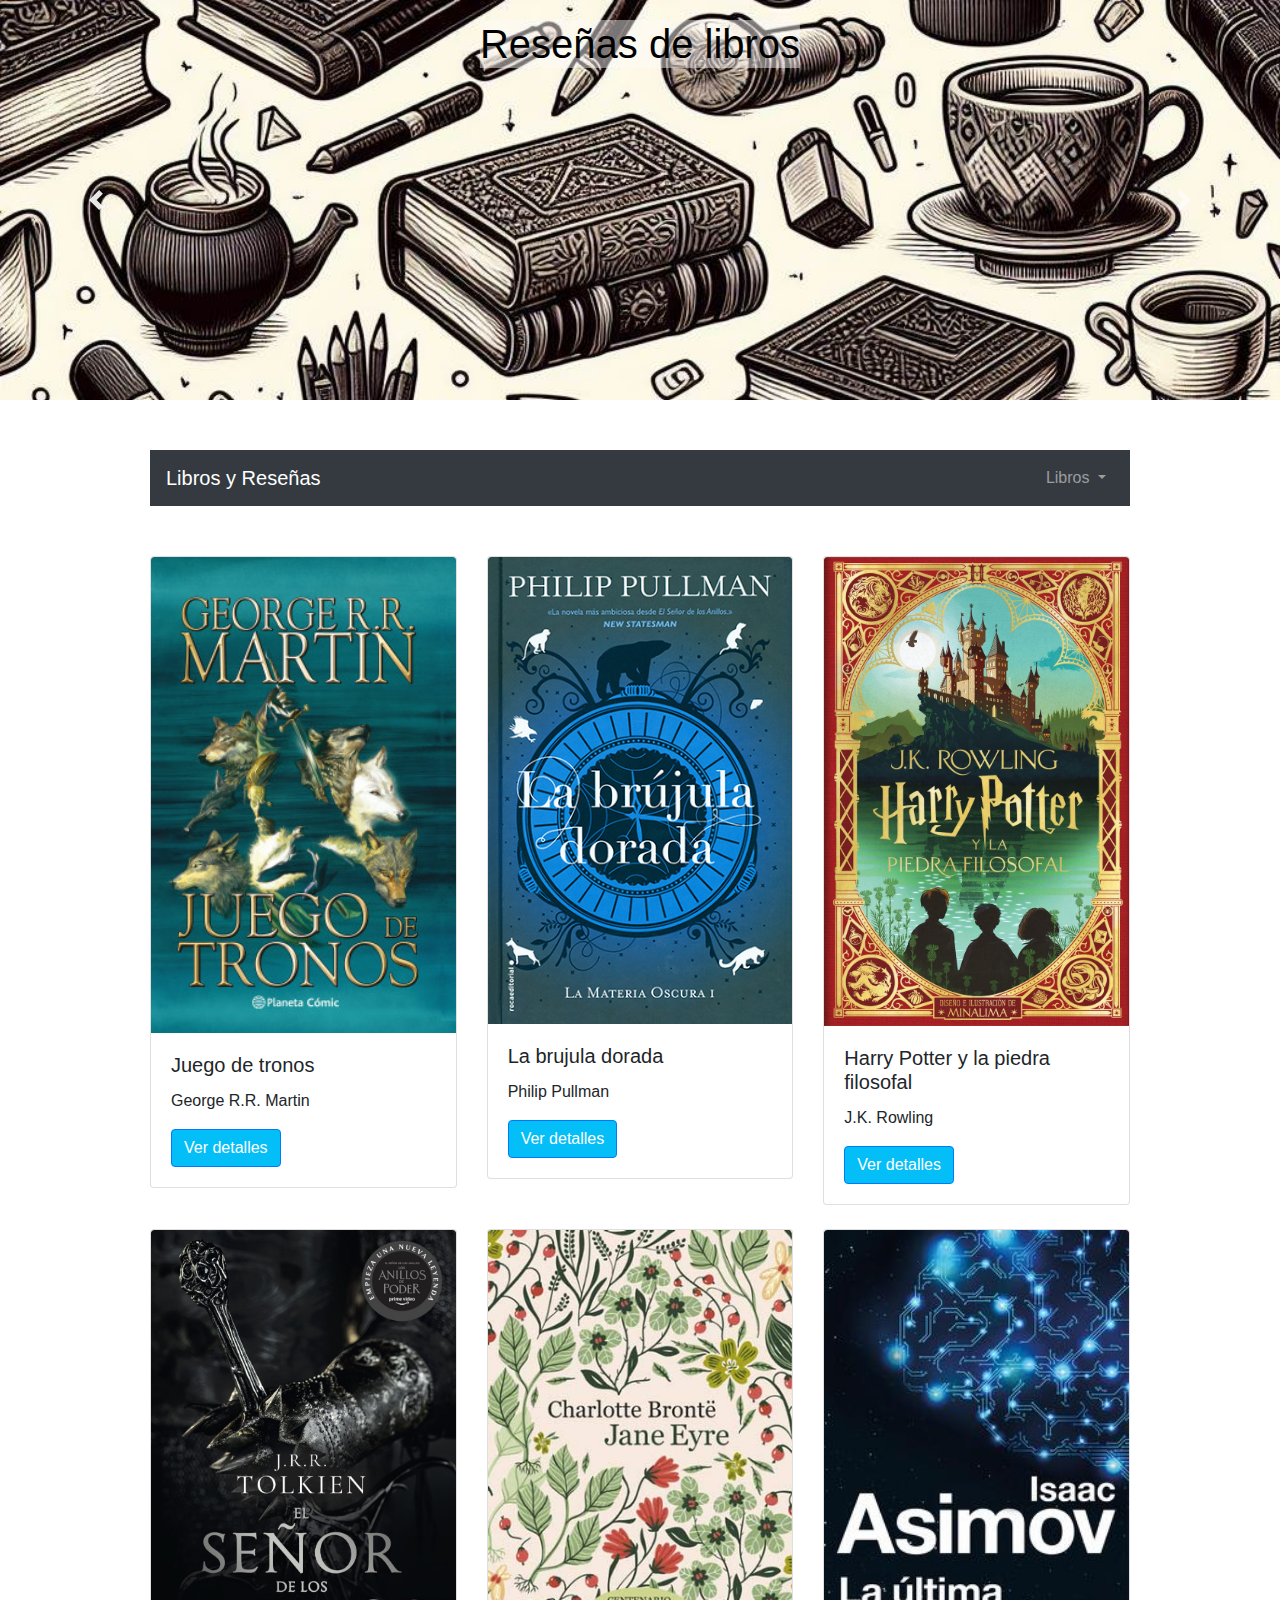
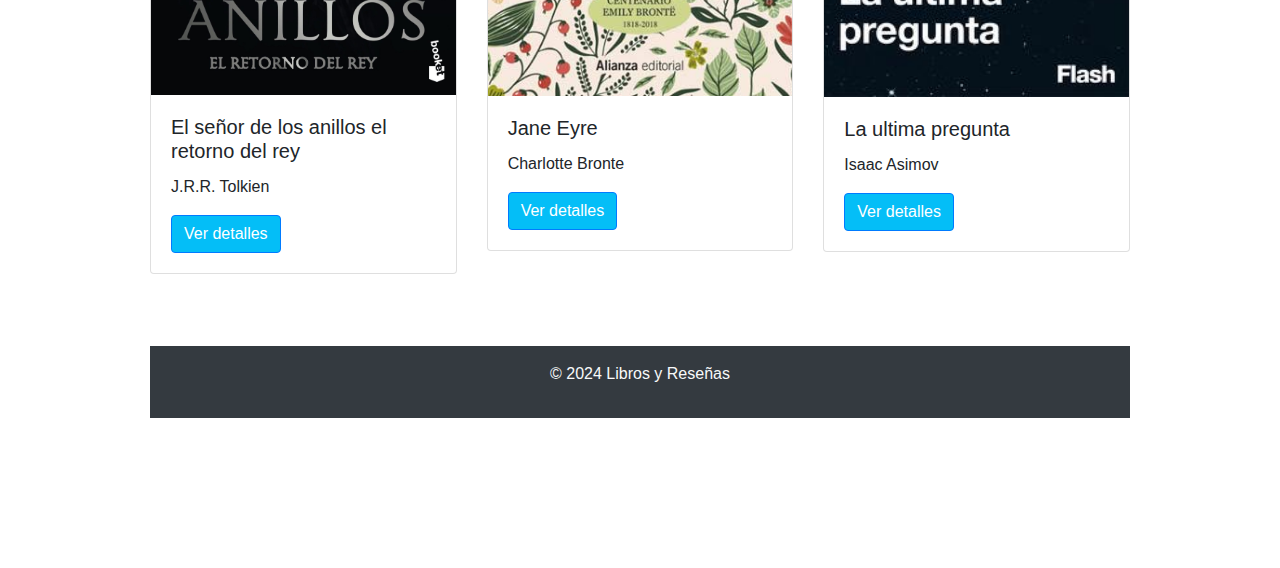
<file: index.html>
<!DOCTYPE html>
<html lang="en">
<head>
   <meta charset="UTF-8">
   <meta name="viewport" content="width=device-width, initial-scale=1.0">
   <title>Libros y Reseñas</title>
   <link rel="stylesheet" href="https://stackpath.bootstrapcdn.com/bootstrap/4.3.1/css/bootstrap.min.css">
   <link rel="stylesheet" href="styles.css">
</head>
<body>
        <div id="carouselExampleControls" class="carousel slide" data-ride="carousel">
            <div class="carouseSl-inner">
                <div class="carousel-item active">
                    <img src="imagenes/img1.jpg" class="d-block w-100" alt="...">
                    <div class="carousel-caption d-none d-md-block">
                    <h1>Reseñas de libros</h1>
                    </div>
                </div>
                <div class="carousel-item">
                    <img src="imagenes/img2.jpg" class="d-block w-100" alt="...">
                    <div class="carousel-caption d-none d-md-block">
                    <h1>Puntuacion de los libros</h1>
                    </div>
                </div>
                <div class="carousel-item">
                    <img src="imagenes/img3.jpg" class="d-block w-100" alt="...">
                    <div class="carousel-caption d-none d-md-block">
                    <h1>Comparte tu opinion</h1>
                    </div>
                </div>
            </div>
            <a class="carousel-control-prev" href="#carouselExampleControls" role="button" data-slide="prev">
                <span class="carousel-control-prev-icon" aria-hidden="true"></span>
                <span class="sr-only">Anterior</span>
            </a>
            <a class="carousel-control-next" href="#carouselExampleControls" role="button" data-slide="next">
                <span class="carousel-control-next-icon" aria-hidden="true"></span>
                <span class="sr-only">Siguiente</span>
            </a>
        </div>
      <!-- Barra de navegación -->
      <nav class="navbar navbar-expand-lg navbar-dark bg-dark">
         <a class="navbar-brand" href="#">Libros y Reseñas</a>
         <button class="navbar-toggler" type="button" data-toggle="collapse" data-target="#navbarNav" aria-controls="navbarNav" aria-expanded="false" aria-label="Toggle navigation">
            <span class="navbar-toggler-icon"></span>
         </button>
         <div class="collapse navbar-collapse" id="navbarNav">
            <ul class="navbar-nav ml-auto">
               <li class="nav-item dropdown">
                  <a class="nav-link dropdown-toggle" href="#" id="navbarDropdown" role="button" data-toggle="dropdown" aria-haspopup="true" aria-expanded="false">
                     Libros
                  </a>
                  <div class="dropdown-menu" aria-labelledby="navbarDropdown">
                     <a class="dropdown-item" href="libro1.html">Juego de tronos</a>
                     <a class="dropdown-item" href="libro2.html">La brujula dorada</a>
                     <a class="dropdown-item" href="libro3.html">Harry Potter</a>
                     <a class="dropdown-item" href="libro4.html">El señor de los anillos</a>
                     <a class="dropdown-item" href="libro5.html">Jane Eyre</a>
                     <a class="dropdown-item" href="libro6.html">La ultima pregunta</a>
                  </div>
               </li>
            </ul>
         </div>
      </nav>

    <div class="container-xl"></div>
      <!-- Lista de libros -->
      <div class="row">
         <div class="col-lg-4 col-md-6 mb-4">
            <div class="card">
               <img src="imagenes/GOT.jpg" class="card-img-top custom-img-size" alt="Libro 1">
               <div class="card-body">
                  <h5 class="card-title">Juego de tronos</h5>
                  <p class="card-autor">George R.R. Martin</p>
                  <a href="libro1.html" class="btn btn-primary">Ver detalles</a>
               </div>
            </div>
         </div>

         <div class="col-lg-4 col-md-6 mb-4">
            <div class="card">
               <img src="imagenes/HDM.jpg" class="card-img-top custom-img-size" alt="Libro 2">
               <div class="card-body">
                  <h5 class="card-title">La brujula dorada</h5>
                  <p class="card-autor">Philip Pullman</p>
                  <a href="libro2.html" class="btn btn-primary">Ver detalles</a>
               </div>
            </div>
         </div>
         <div class="col-lg-4 col-md-6 mb-4">
            <div class="card">
               <img src="imagenes/HP.jpg" class="card-img-top custom-img-size" alt="Libro 3">
               <div class="card-body">
                  <h5 class="card-title">Harry Potter y la piedra filosofal</h5>
                  <p class="card-autor">J.K. Rowling</p>
                  <a href="libro3.html" class="btn btn-primary">Ver detalles</a>
               </div>
            </div>
         </div>

        <div class="col-lg-4 col-md-6 mb-4">
            <div class="card">
               <img src="imagenes/LOTR.jpg" class="card-img-top custom-img-size" alt="Libro 4">
               <div class="card-body">
                  <h5 class="card-title">El señor de los anillos el retorno del rey</h5>
                  <p class="card-autor">J.R.R. Tolkien</p>
                  <a href="libro4.html" class="btn btn-primary">Ver detalles</a>
               </div>
            </div>
         </div>
        <div class="col-lg-4 col-md-6 mb-4">
            <div class="card">
               <img src="imagenes/JE.jpg" class="card-img-top custom-img-size" alt="Libro 5">
               <div class="card-body">
                  <h5 class="card-title">Jane Eyre</h5>
                  <p class="card-autor">Charlotte Bronte</p>
                  <a href="libro5.html" class="btn btn-primary">Ver detalles</a>
                </div>

            </div>
        </div>
         <div class="col-lg-4 col-md-6 mb-4">
            <div class="card">
               <img src="imagenes/LUP.jpg" class="card-img-top custom-img-size" alt="Libro 6">
               <div class="card-body">
                  <h5 class="card-title">La ultima pregunta</h5>
                  <p class="card-autor">Isaac Asimov</p>
                  <a href="libro6.html" class="btn btn-primary">Ver detalles</a>
                </div>
            </div>
         </div>

      </div>

  

   <!-- Pie de página -->
   <footer class="bg-dark text-light text-center py-3 mt-5">
      <p>&copy; 2024 Libros y Reseñas</p>
   </footer>

   <!-- Scripts de Bootstrap (jQuery y Popper.js son requeridos) -->
   <script src="https://code.jquery.com/jquery-3.3.1.slim.min.js"></script>
   <script src="https://cdnjs.cloudflare.com/ajax/libs/popper.js/1.14.7/umd/popper.min.js"></script>
   <script src="https://stackpath.bootstrapcdn.com/bootstrap/4.3.1/js/bootstrap.min.js"></script>

   <script src="script.js"></script>
</body>

</html>
</file>
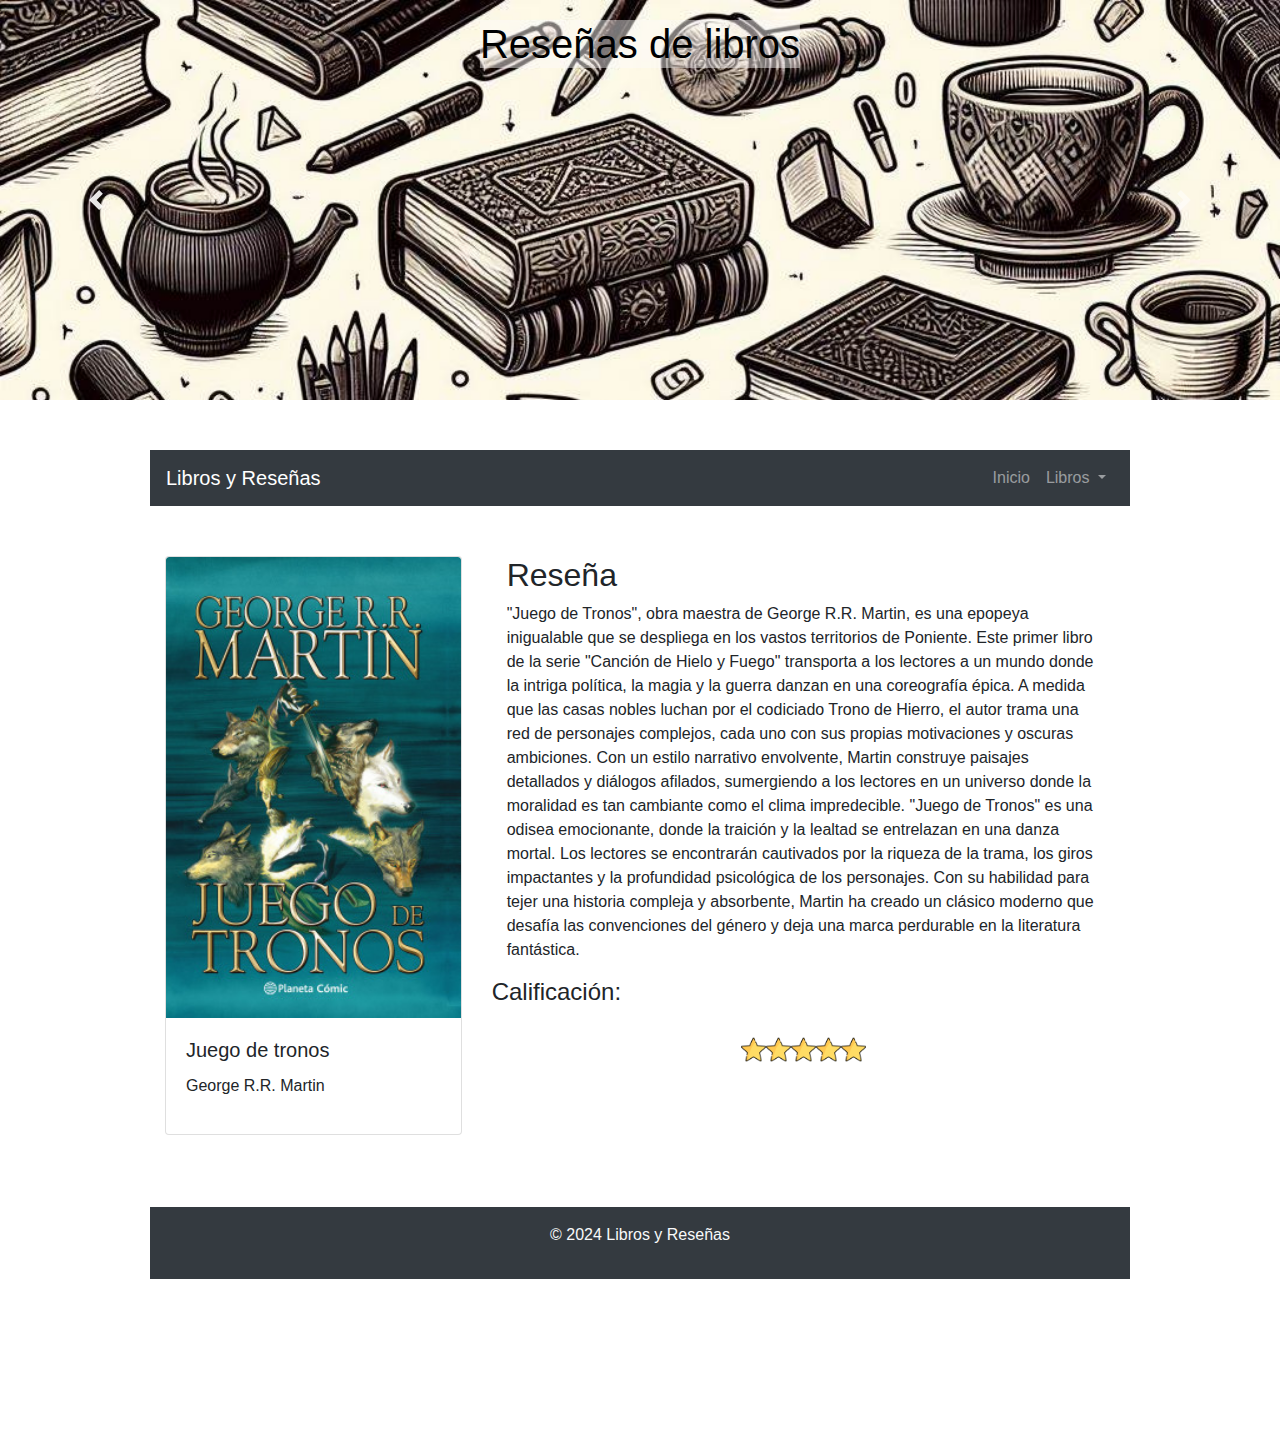
<file: libro1.html>
<!-- Contenido de pagina_libro1.html -->
<!DOCTYPE html>
<html lang="en">

<head>
    <meta charset="UTF-8">
    <meta name="viewport" content="width=device-width, initial-scale=1.0">
    <title>Juego de tronos</title>
    <link rel="stylesheet" href="https://stackpath.bootstrapcdn.com/bootstrap/4.3.1/css/bootstrap.min.css">
    <link rel="stylesheet" href="styles.css">
</head>

<body>

    <div id="carouselExampleControls" class="carousel slide" data-ride="carousel">
        <div class="carouseSl-inner">
            <div class="carousel-item active">
                <img src="imagenes/img1.jpg" class="d-block w-100" alt="...">
                <div class="carousel-caption d-none d-md-block">
                <h1>Reseñas de libros</h1>
                </div>
            </div>
            <div class="carousel-item">
                <img src="imagenes/img2.jpg" class="d-block w-100" alt="...">
                <div class="carousel-caption d-none d-md-block">
                <h1>Puntuacion de los libros</h1>
                </div>
            </div>
            <div class="carousel-item">
                <img src="imagenes/img3.jpg" class="d-block w-100" alt="...">
                <div class="carousel-caption d-none d-md-block">
                <h1>Comparte tu opinion</h1>
                </div>
            </div>
        </div>
        <a class="carousel-control-prev" href="#carouselExampleControls" role="button" data-slide="prev">
            <span class="carousel-control-prev-icon" aria-hidden="true"></span>
            <span class="sr-only">Anterior</span>
        </a>
        <a class="carousel-control-next" href="#carouselExampleControls" role="button" data-slide="next">
            <span class="carousel-control-next-icon" aria-hidden="true"></span>
            <span class="sr-only">Next</span>
        </a>
    </div>

    <!-- Barra de navegación -->
    <nav class="navbar navbar-expand-lg navbar-dark bg-dark">
        <a class="navbar-brand" href="#">Libros y Reseñas</a>
        <button class="navbar-toggler" type="button" data-toggle="collapse" data-target="#navbarNav" aria-controls="navbarNav" aria-expanded="false" aria-label="Toggle navigation">
           <span class="navbar-toggler-icon"></span>
        </button>
        <div class="collapse navbar-collapse" id="navbarNav">
           <ul class="navbar-nav ml-auto">
              <li class="nav-item">
                    <a class="nav-link" href="index.html">Inicio</a>
              </li>
              <li class="nav-item dropdown">
                <a class="nav-link dropdown-toggle" href="#" id="navbarDropdown" role="button" data-toggle="dropdown" aria-haspopup="true" aria-expanded="false">
                   Libros
                </a>
                <div class="dropdown-menu" aria-labelledby="navbarDropdown">
                   <a class="dropdown-item" href="libro1.html">Juego de tronos</a>
                   <a class="dropdown-item" href="libro2.html">La brujula dorada</a>
                   <a class="dropdown-item" href="libro3.html">Harry Potter</a>
                   <a class="dropdown-item" href="libro4.html">El señor de los anillos</a>
                   <a class="dropdown-item" href="libro5.html">Jane Eyre</a>
                   <a class="dropdown-item" href="libro6.html">La ultima pregunta</a>
                </div>
             </li>
              <!-- Agrega más elementos de menú según sea necesario -->
           </ul>
        </div>
  </nav>

    <!-- Contenido de la página del Libro 1 -->
    <div class="container">
        <div class="row">
            <!-- Columna para la tarjeta del libro -->
            <div class="col-lg-4 col-md-6 mb-4">
                <div class="card">
                        <img src="imagenes/GOT.jpg" class="card-img-top custom-img-size" alt="Libro 1">
                        <div class="card-body">
                            <h5 class="card-title">Juego de tronos</h5>
                            <p class="card-autor">George R.R. Martin</p>
                        </div>

                </div>
            </div>
    
            <!-- Columna para el contenedor de la reseña -->
            <div class="col-lg-8 col-md-6 mb-4">
                <div class="container">
                    <h2>Reseña</h2>
                    <p>
                    "Juego de Tronos", obra maestra de George R.R. Martin, 
                    es una epopeya inigualable que se despliega en los vastos territorios de Poniente. Este primer 
                    libro de la serie "Canción de Hielo y Fuego" transporta a los lectores a un mundo donde la intriga política, 
                    la magia y la guerra danzan en una coreografía épica. A medida que las casas nobles luchan por el codiciado 
                    Trono de Hierro, el autor trama una red de personajes complejos, cada uno con sus propias motivaciones y 
                    oscuras ambiciones. Con un estilo narrativo envolvente, Martin construye paisajes detallados y diálogos afilados, sumergiendo a los lectores en un universo donde 
                    la moralidad es tan cambiante como el clima impredecible. "Juego de Tronos" es una odisea emocionante, donde la traición 
                    y la lealtad se entrelazan en una danza mortal. 
                    Los lectores se encontrarán cautivados por la riqueza de la trama, los giros impactantes y la profundidad psicológica de los personajes. Con su habilidad para tejer una historia compleja y absorbente, 
                    Martin ha creado un clásico moderno que desafía las convenciones del género y deja una marca perdurable en la literatura fantástica.
                    </p>
                    
                </div>
                
                <div class="rating" data-book-id="1"></div>
                    <div class="rating-header">
                        <h4>Calificación:</h4>
                    </div>
                    <div class="rating" data-book-id="1">
                        <input type="radio" id="star5_book1" name="rating_book1" value="5">
                        <label for="star5_book1"></label>
                        <input type="radio" id="star4_book1" name="rating_book1" value="4">
                        <label for="star4_book1"></label>
                        <input type="radio" id="star3_book1" name="rating_book1" value="3">
                        <label for="star3_book1"></label>
                        <input type="radio" id="star2_book1" name="rating_book1" value="2">
                        <label for="star2_book1"></label>
                        <input type="radio" id="star1_book1" name="rating_book1" value="1">
                        <label for="star1_book1"></label>
                    </div>
                </div>
            </div>
        </div>
    </div>
    

    

    <!-- Pie de página -->
    <footer class="bg-dark text-light text-center py-3 mt-5">
        <p>&copy; 2024 Libros y Reseñas</p>
    </footer>

    <!-- Scripts de Bootstrap (jQuery y Popper.js son requeridos) -->
    <script src="https://code.jquery.com/jquery-3.3.1.slim.min.js"></script>
    <script src="https://cdnjs.cloudflare.com/ajax/libs/popper.js/1.14.7/umd/popper.min.js"></script>
    <script src="https://stackpath.bootstrapcdn.com/bootstrap/4.3.1/js/bootstrap.min.js"></script>

    <script src="script.js"></script>
</body>

</html>
</file>
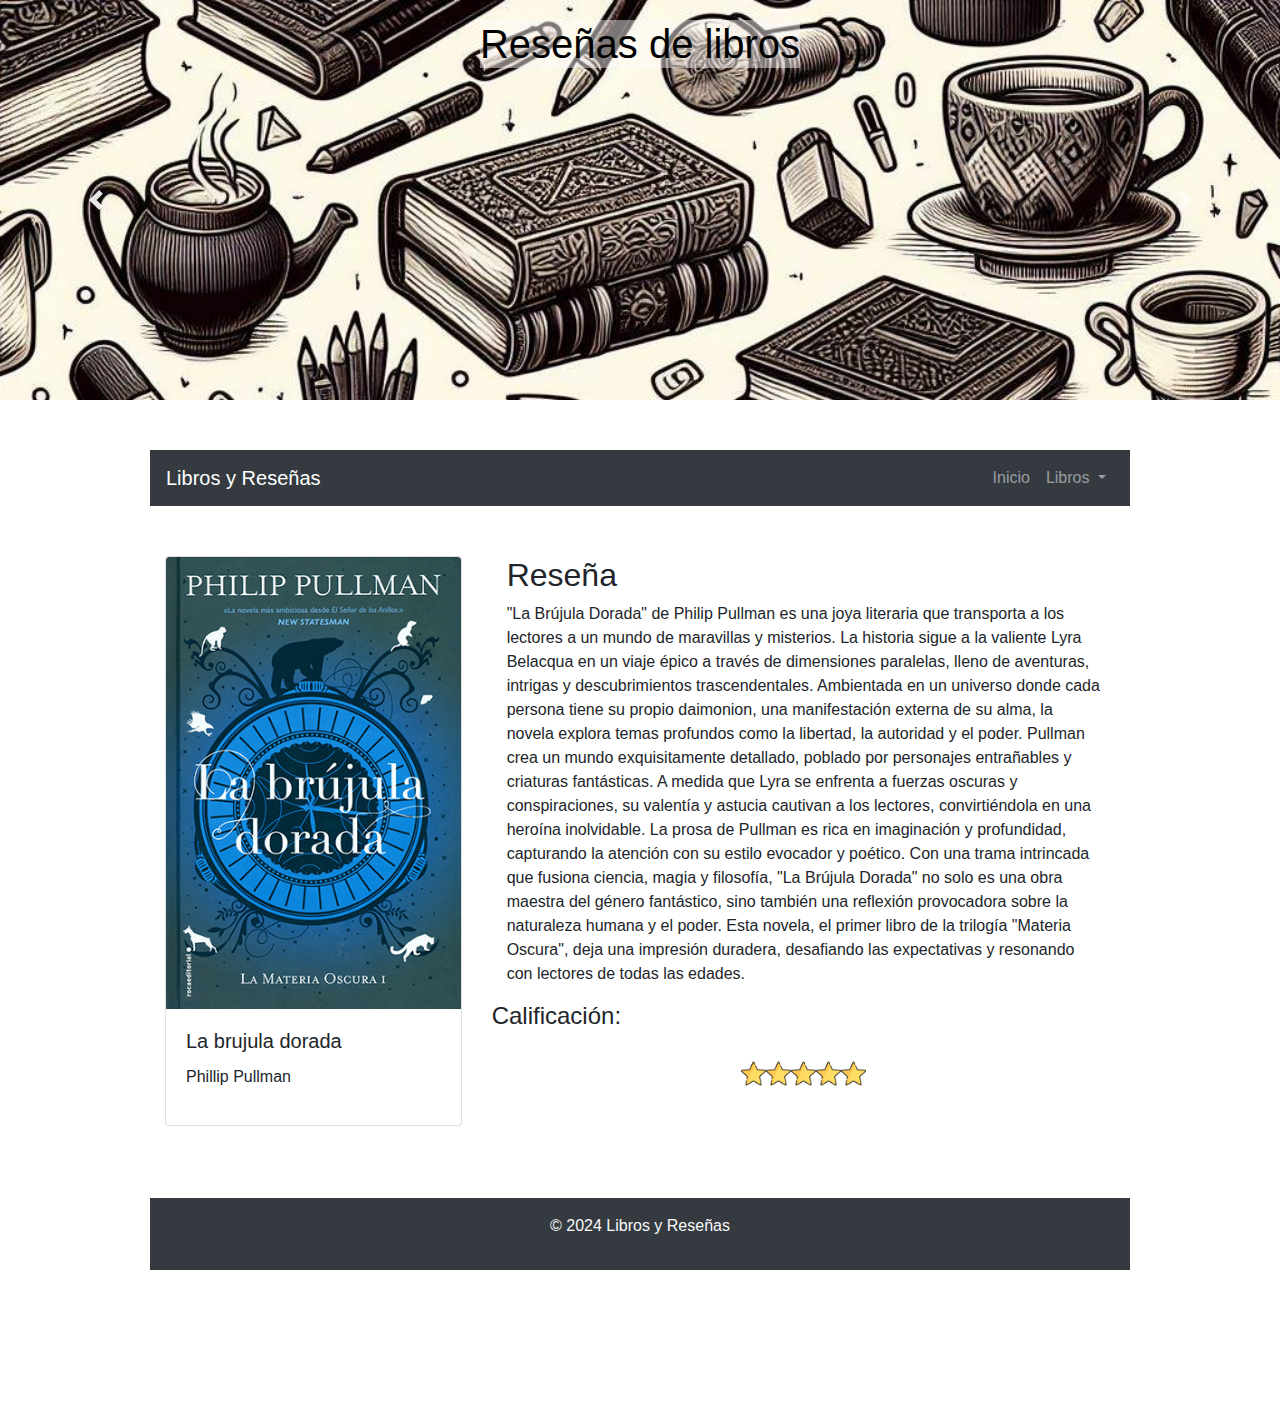
<file: libro2.html>
<!-- Contenido de pagina_libro1.html -->
<!DOCTYPE html>
<html lang="en">

<head>
    <meta charset="UTF-8">
    <meta name="viewport" content="width=device-width, initial-scale=1.0">
    <title>Juego de tronos</title>
    <link rel="stylesheet" href="https://stackpath.bootstrapcdn.com/bootstrap/4.3.1/css/bootstrap.min.css">
    <link rel="stylesheet" href="styles.css">
</head>

<body>

    <div id="carouselExampleControls" class="carousel slide" data-ride="carousel">
        <div class="carouseSl-inner">
            <div class="carousel-item active">
                <img src="imagenes/img1.jpg" class="d-block w-100" alt="...">
                <div class="carousel-caption d-none d-md-block">
                <h1>Reseñas de libros</h1>
                </div>
            </div>
            <div class="carousel-item">
                <img src="imagenes/img2.jpg" class="d-block w-100" alt="...">
                <div class="carousel-caption d-none d-md-block">
                <h1>Puntuacion de los libros</h1>
                </div>
            </div>
            <div class="carousel-item">
                <img src="imagenes/img3.jpg" class="d-block w-100" alt="...">
                <div class="carousel-caption d-none d-md-block">
                <h1>Comparte tu opinion</h1>
                </div>
            </div>
        </div>
        <a class="carousel-control-prev" href="#carouselExampleControls" role="button" data-slide="prev">
            <span class="carousel-control-prev-icon" aria-hidden="true"></span>
            <span class="sr-only">Anterior</span>
        </a>
        <a class="carousel-control-next" href="#carouselExampleControls" role="button" data-slide="next">
            <span class="carousel-control-next-icon" aria-hidden="true"></span>
            <span class="sr-only">Siguiente</span>
        </a>
    </div>

    <!-- Barra de navegación -->
    <nav class="navbar navbar-expand-lg navbar-dark bg-dark">
        <a class="navbar-brand" href="#">Libros y Reseñas</a>
        <button class="navbar-toggler" type="button" data-toggle="collapse" data-target="#navbarNav" aria-controls="navbarNav" aria-expanded="false" aria-label="Toggle navigation">
           <span class="navbar-toggler-icon"></span>
        </button>
        <div class="collapse navbar-collapse" id="navbarNav">
           <ul class="navbar-nav ml-auto">
              <li class="nav-item">
                    <a class="nav-link" href="index.html">Inicio</a>
              </li>
              <li class="nav-item dropdown">
                <a class="nav-link dropdown-toggle" href="#" id="navbarDropdown" role="button" data-toggle="dropdown" aria-haspopup="true" aria-expanded="false">
                   Libros
                </a>
                <div class="dropdown-menu" aria-labelledby="navbarDropdown">
                   <a class="dropdown-item" href="libro1.html">Juego de tronos</a>
                   <a class="dropdown-item" href="libro2.html">La brujula dorada</a>
                   <a class="dropdown-item" href="libro3.html">Harry Potter</a>
                   <a class="dropdown-item" href="libro4.html">El señor de los anillos</a>
                   <a class="dropdown-item" href="libro5.html">Jane Eyre</a>
                   <a class="dropdown-item" href="libro6.html">La ultima pregunta</a>
                </div>
             </li>
              
           </ul>
        </div>
  </nav>

    <!-- Contenido de la página del Libro 2 -->
    <div class="container">
        <div class="row">
            <!-- Columna para la tarjeta del libro -->
            <div class="col-lg-4 col-md-6 mb-4">
                <div class="card">
                        <img src="imagenes/HDM.jpg" class="card-img-top custom-img-size" alt="Libro 1">
                        <div class="card-body">
                            <h5 class="card-title">La brujula dorada</h5>
                            <p class="card-autor">Phillip Pullman</p>
                        </div>

                </div>
            </div>
    
            <!-- Columna para el contenedor de la reseña -->
            <div class="col-lg-8 col-md-6 mb-4">
                <div class="container">
                    <h2>Reseña</h2>
                    <p>
                    "La Brújula Dorada" de Philip Pullman es una joya literaria que transporta a los lectores a un mundo de maravillas y misterios. 
                    La historia sigue a la valiente Lyra Belacqua en un viaje épico a través de dimensiones paralelas, lleno de aventuras, intrigas y descubrimientos trascendentales. 
                    Ambientada en un universo donde cada persona tiene su propio daimonion, una manifestación externa de su alma, la novela explora temas profundos como la libertad, 
                    la autoridad y el poder. Pullman crea un mundo exquisitamente detallado, poblado por personajes entrañables y criaturas fantásticas. A medida que Lyra se enfrenta a fuerzas oscuras y conspiraciones, su valentía y astucia cautivan a los lectores, 
                    convirtiéndola en una heroína inolvidable. La prosa de Pullman es rica en imaginación y profundidad, capturando la atención con su estilo evocador y poético. Con una trama intrincada que fusiona ciencia, magia y filosofía, 
                    "La Brújula Dorada" no solo es una obra maestra del género fantástico, sino también una reflexión provocadora sobre la naturaleza humana y el poder.
                    Esta novela, el primer libro de la trilogía "Materia Oscura", deja una impresión duradera, desafiando las expectativas y resonando con lectores de todas las edades.    
                    </p>
                </div>
            

                    <div class="rating" data-book-id="2"></div>
                        <div class="rating-header">
                            <h4>Calificación:</h4>
                        </div>
                        <div class="rating" data-book-id="2">
                            <input type="radio" id="star5_book2" name="rating_book2" value="5">
                            <label for="star5_book2"></label>
                            <input type="radio" id="star4_book2" name="rating_book2" value="4">
                            <label for="star4_book2"></label>
                            <input type="radio" id="star3_book2" name="rating_book2" value="3">
                            <label for="star3_book2"></label>
                            <input type="radio" id="star2_book2" name="rating_book2" value="2">
                            <label for="star2_book2"></label>
                            <input type="radio" id="star1_book2" name="rating_book2" value="1">
                            <label for="star1_book2"></label>
                        </div>
                    </div>
            </div>    
        </div>
    </div>
    

    

    <!-- Pie de página -->
    <footer class="bg-dark text-light text-center py-3 mt-5">
        <p>&copy; 2024 Libros y Reseñas</p>
    </footer>

    <!-- Scripts de Bootstrap (jQuery y Popper.js son requeridos) -->
    <script src="https://code.jquery.com/jquery-3.3.1.slim.min.js"></script>
    <script src="https://cdnjs.cloudflare.com/ajax/libs/popper.js/1.14.7/umd/popper.min.js"></script>
    <script src="https://stackpath.bootstrapcdn.com/bootstrap/4.3.1/js/bootstrap.min.js"></script>

    <script src="script.js"></script>
</body>

</html>
</file>
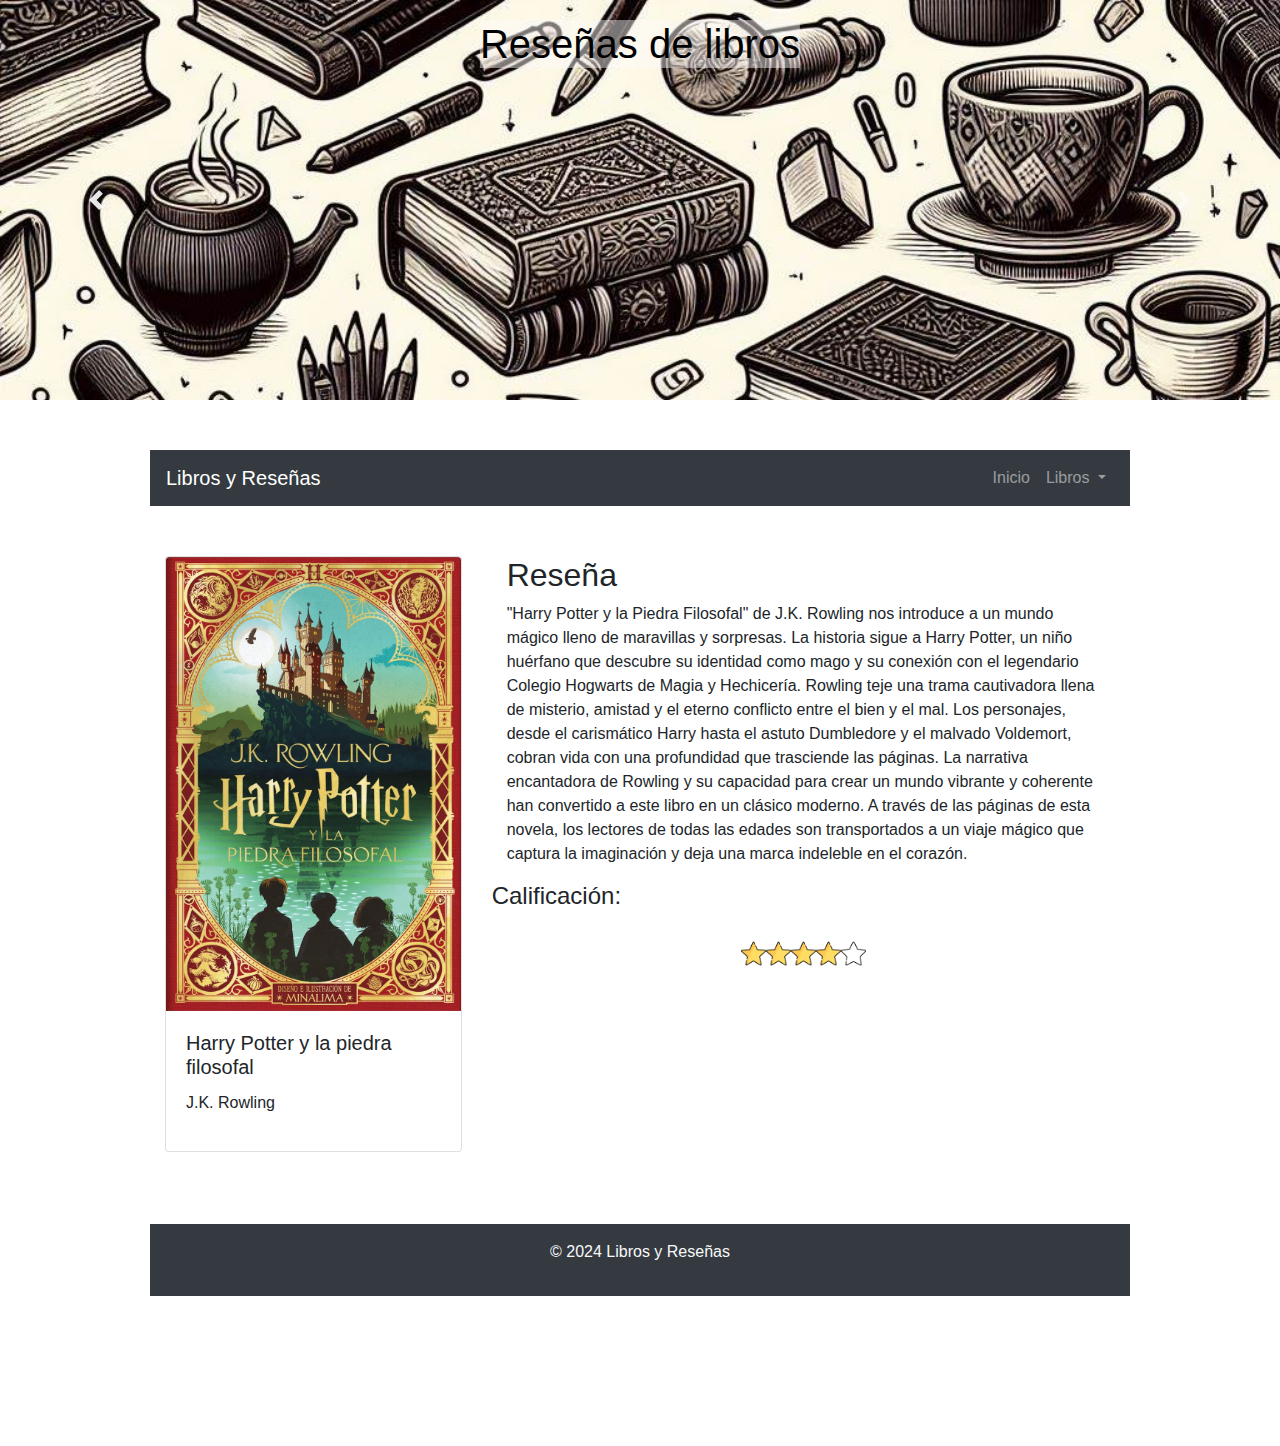
<file: libro3.html>
<!-- Contenido de pagina_libro1.html -->
<!DOCTYPE html>
<html lang="en">

<head>
    <meta charset="UTF-8">
    <meta name="viewport" content="width=device-width, initial-scale=1.0">
    <title>Juego de tronos</title>
    <link rel="stylesheet" href="https://stackpath.bootstrapcdn.com/bootstrap/4.3.1/css/bootstrap.min.css">
    <link rel="stylesheet" href="styles.css">
</head>

<body>

    <div id="carouselExampleControls" class="carousel slide" data-ride="carousel">
        <div class="carouseSl-inner">
            <div class="carousel-item active">
                <img src="imagenes/img1.jpg" class="d-block w-100" alt="...">
                <div class="carousel-caption d-none d-md-block">
                <h1>Reseñas de libros</h1>
                </div>
            </div>
            <div class="carousel-item">
                <img src="imagenes/img2.jpg" class="d-block w-100" alt="...">
                <div class="carousel-caption d-none d-md-block">
                <h1>Puntuacion de los libros</h1>
                </div>
            </div>
            <div class="carousel-item">
                <img src="imagenes/img3.jpg" class="d-block w-100" alt="...">
                <div class="carousel-caption d-none d-md-block">
                <h1>Comparte tu opinion</h1>
                </div>
            </div>
        </div>
        <a class="carousel-control-prev" href="#carouselExampleControls" role="button" data-slide="prev">
            <span class="carousel-control-prev-icon" aria-hidden="true"></span>
            <span class="sr-only">Anterior</span>
        </a>
        <a class="carousel-control-next" href="#carouselExampleControls" role="button" data-slide="next">
            <span class="carousel-control-next-icon" aria-hidden="true"></span>
            <span class="sr-only">Siguiente</span>
        </a>
    </div>

    <!-- Barra de navegación -->
    <nav class="navbar navbar-expand-lg navbar-dark bg-dark">
        <a class="navbar-brand" href="#">Libros y Reseñas</a>
        <button class="navbar-toggler" type="button" data-toggle="collapse" data-target="#navbarNav" aria-controls="navbarNav" aria-expanded="false" aria-label="Toggle navigation">
           <span class="navbar-toggler-icon"></span>
        </button>
        <div class="collapse navbar-collapse" id="navbarNav">
           <ul class="navbar-nav ml-auto">
              <li class="nav-item">
                    <a class="nav-link" href="index.html">Inicio</a>
              </li>
              <li class="nav-item dropdown">
                <a class="nav-link dropdown-toggle" href="#" id="navbarDropdown" role="button" data-toggle="dropdown" aria-haspopup="true" aria-expanded="false">
                   Libros
                </a>
                <div class="dropdown-menu" aria-labelledby="navbarDropdown">
                   <a class="dropdown-item" href="libro1.html">Juego de tronos</a>
                   <a class="dropdown-item" href="libro2.html">La brujula dorada</a>
                   <a class="dropdown-item" href="libro3.html">Harry Potter</a>
                   <a class="dropdown-item" href="libro4.html">El señor de los anillos</a>
                   <a class="dropdown-item" href="libro5.html">Jane Eyre</a>
                   <a class="dropdown-item" href="libro6.html">La ultima pregunta</a>
                </div>
             </li>
              <!-- Agrega más elementos de menú según sea necesario -->
           </ul>
        </div>
    </nav>
    

    <!-- Contenido de la página del Libro 3 -->
    <div class="container">
        <div class="row">
            <!-- Columna para la tarjeta del libro -->
            <div class="col-lg-4 col-md-6 mb-4">
                <div class="card">
                        <img src="imagenes/HP.jpg" class="card-img-top custom-img-size" alt="Libro 1">
                        <div class="card-body">
                            <h5 class="card-title">Harry Potter y la piedra filosofal</h5>
                            <p class="card-autor">J.K. Rowling</p>
                        </div>

                </div>
            </div>
    
            <!-- Columna para el contenedor de la reseña -->
            <div class="col-lg-8 col-md-6 mb-4">
                <div class="container">
                    <h2>Reseña</h2>
                    <p>
                    "Harry Potter y la Piedra Filosofal" de J.K. Rowling nos introduce a un mundo mágico lleno de maravillas y sorpresas. La historia sigue a Harry Potter, 
                    un niño huérfano que descubre su identidad como mago y su conexión con el legendario Colegio Hogwarts de Magia y Hechicería. Rowling teje una trama 
                    cautivadora llena de misterio, amistad y el eterno conflicto entre el bien y el mal. Los personajes, desde el carismático Harry hasta el astuto Dumbledore 
                    y el malvado Voldemort, cobran vida con una profundidad que trasciende las páginas. La narrativa encantadora de Rowling y su capacidad para crear un mundo 
                    vibrante y coherente han convertido a este libro en un clásico moderno. A través de las páginas de esta novela, 
                    los lectores de todas las edades son transportados a un viaje mágico que captura la imaginación y deja una marca indeleble en el corazón.
                    </p>
                </div>
            
                <div class="rating" data-book-id="3"></div>
                    <div class="rating-header">
                        <h4>Calificación:</h4>
                    </div>
                    <div class="rating" data-book-id="3">
                        <input type="radio" id="star5_book3" name="rating_book3" value="5">
                        <label for="star5_book3"></label>
                        <input type="radio" id="star4_book3" name="rating_book3" value="4">
                        <label for="star4_book3"></label>
                        <input type="radio" id="star3_book3" name="rating_book3" value="3">
                        <label for="star3_book3"></label>
                        <input type="radio" id="star2_book3" name="rating_book3" value="2">
                        <label for="star2_book3"></label>
                        <input type="radio" id="star1_book3" name="rating_book3" value="1">
                        <label for="star1_book3"></label>
                    </div>
                </div>
            </div>    
        </div>
    </div>
    

    

    <!-- Pie de página -->
    <footer class="bg-dark text-light text-center py-3 mt-5">
        <p>&copy; 2024 Libros y Reseñas</p>
    </footer>

    <!-- Scripts de Bootstrap (jQuery y Popper.js son requeridos) -->
    <script src="https://code.jquery.com/jquery-3.3.1.slim.min.js"></script>
    <script src="https://cdnjs.cloudflare.com/ajax/libs/popper.js/1.14.7/umd/popper.min.js"></script>
    <script src="https://stackpath.bootstrapcdn.com/bootstrap/4.3.1/js/bootstrap.min.js"></script>

    <script src="script.js"></script>
</body>

</html>
</file>
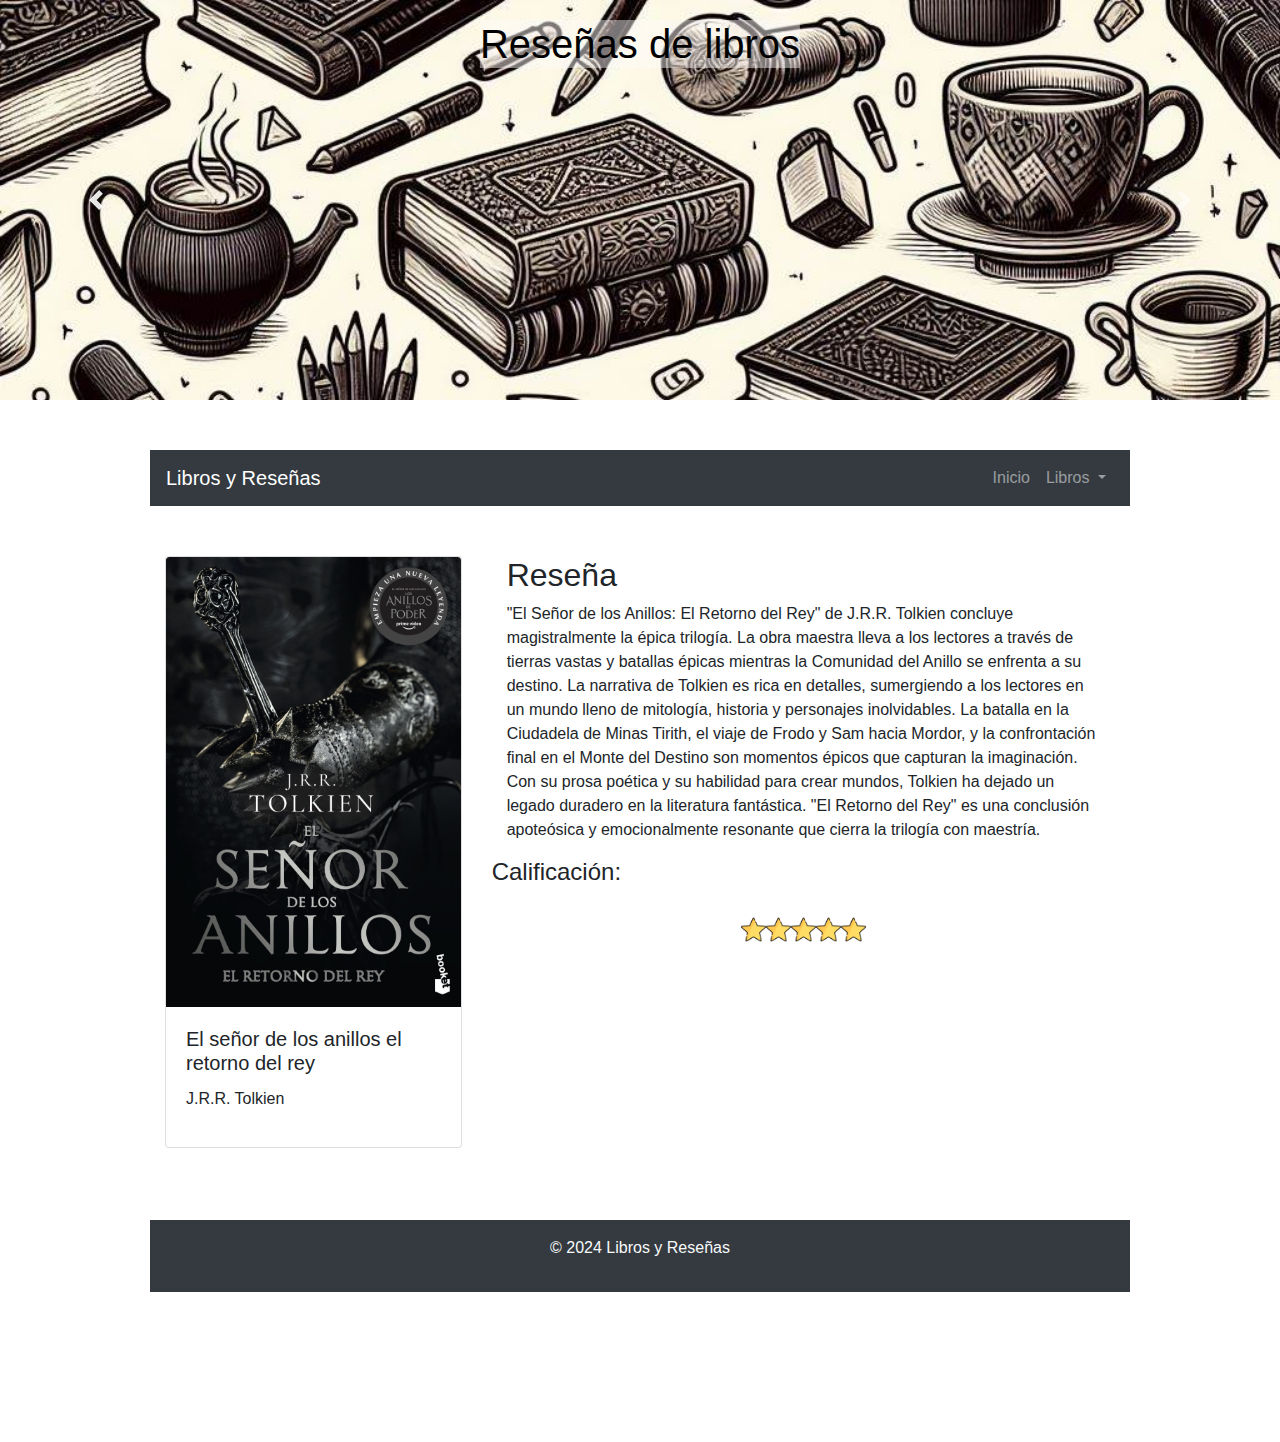
<file: libro4.html>
<!-- Contenido de pagina_libro1.html -->
<!DOCTYPE html>
<html lang="en">

<head>
    <meta charset="UTF-8">
    <meta name="viewport" content="width=device-width, initial-scale=1.0">
    <title>Juego de tronos</title>
    <link rel="stylesheet" href="https://stackpath.bootstrapcdn.com/bootstrap/4.3.1/css/bootstrap.min.css">
    <link rel="stylesheet" href="styles.css">
</head>

<body>

    <div id="carouselExampleControls" class="carousel slide" data-ride="carousel">
        <div class="carouseSl-inner">
            <div class="carousel-item active">
                <img src="imagenes/img1.jpg" class="d-block w-100" alt="...">
                <div class="carousel-caption d-none d-md-block">
                <h1>Reseñas de libros</h1>
                </div>
            </div>
            <div class="carousel-item">
                <img src="imagenes/img2.jpg" class="d-block w-100" alt="...">
                <div class="carousel-caption d-none d-md-block">
                <h1>Puntuacion de los libros</h1>
                </div>
            </div>
            <div class="carousel-item">
                <img src="imagenes/img3.jpg" class="d-block w-100" alt="...">
                <div class="carousel-caption d-none d-md-block">
                <h1>Comparte tu opinion</h1>
                </div>
            </div>
        </div>
        <a class="carousel-control-prev" href="#carouselExampleControls" role="button" data-slide="prev">
            <span class="carousel-control-prev-icon" aria-hidden="true"></span>
            <span class="sr-only">Anterior</span>
        </a>
        <a class="carousel-control-next" href="#carouselExampleControls" role="button" data-slide="next">
            <span class="carousel-control-next-icon" aria-hidden="true"></span>
            <span class="sr-only">Siguiente</span>
        </a>
    </div>

    <!-- Barra de navegación -->
    <nav class="navbar navbar-expand-lg navbar-dark bg-dark">
        <a class="navbar-brand" href="#">Libros y Reseñas</a>
        <button class="navbar-toggler" type="button" data-toggle="collapse" data-target="#navbarNav" aria-controls="navbarNav" aria-expanded="false" aria-label="Toggle navigation">
           <span class="navbar-toggler-icon"></span>
        </button>
        <div class="collapse navbar-collapse" id="navbarNav">
           <ul class="navbar-nav ml-auto">
              <li class="nav-item">
                    <a class="nav-link" href="index.html">Inicio</a>
              </li>
              <li class="nav-item dropdown">
                <a class="nav-link dropdown-toggle" href="#" id="navbarDropdown" role="button" data-toggle="dropdown" aria-haspopup="true" aria-expanded="false">
                   Libros
                </a>
                <div class="dropdown-menu" aria-labelledby="navbarDropdown">
                   <a class="dropdown-item" href="libro1.html">Juego de tronos</a>
                   <a class="dropdown-item" href="libro2.html">La brujula dorada</a>
                   <a class="dropdown-item" href="libro3.html">Harry Potter</a>
                   <a class="dropdown-item" href="libro4.html">El señor de los anillos</a>
                   <a class="dropdown-item" href="libro5.html">Jane Eyre</a>
                   <a class="dropdown-item" href="libro6.html">La ultima pregunta</a>
                </div>
             </li>
              <!-- Agrega más elementos de menú según sea necesario -->
           </ul>
        </div>
    </nav>

    <!-- Contenido de la página del Libro 4 -->
    <div class="container">
        <div class="row">
            <!-- Columna para la tarjeta del libro -->
            <div class="col-lg-4 col-md-6 mb-4">
                <div class="card">
                        <img src="imagenes/LOTR.jpg" class="card-img-top custom-img-size" alt="Libro 1">
                        <div class="card-body">
                            <h5 class="card-title">El señor de los anillos el retorno del rey</h5>
                            <p class="card-autor">J.R.R. Tolkien</p>
                        </div>

                </div>
            </div>
    
            <!-- Columna para el contenedor de la reseña -->
            <div class="col-lg-8 col-md-6 mb-4">
                <div class="container">
                    <h2>Reseña</h2>
                    <p>
                        "El Señor de los Anillos: El Retorno del Rey" de J.R.R. Tolkien concluye magistralmente la épica trilogía. La obra maestra lleva a
                        los lectores a través de tierras vastas y batallas épicas mientras la Comunidad del Anillo se enfrenta a su destino. La narrativa de Tolkien 
                        es rica en detalles, sumergiendo a los lectores en un mundo lleno de mitología, historia y personajes inolvidables. La batalla en la Ciudadela de Minas 
                        Tirith, el viaje de Frodo y Sam hacia Mordor, y la confrontación final en el Monte del Destino son momentos épicos que capturan la imaginación. Con su 
                        prosa poética y su habilidad para crear mundos, Tolkien ha dejado un legado duradero en la literatura fantástica. "El Retorno del Rey" es una conclusión 
                        apoteósica y emocionalmente resonante que cierra la trilogía con maestría.
                    </p>
                </div>
            
                <div class="rating" data-book-id="4"></div>
                    <div class="rating-header">
                        <h4>Calificación:</h4>
                    </div>
                    <div class="rating" data-book-id="4">
                        <input type="radio" id="star5_book4" name="rating_book4" value="5">
                        <label for="star5_book4"></label>
                        <input type="radio" id="star4_book4" name="rating_book4" value="4">
                        <label for="star4_book4"></label>
                        <input type="radio" id="star3_book4" name="rating_book4" value="3">
                        <label for="star3_book4"></label>
                        <input type="radio" id="star2_book4" name="rating_book4" value="2">
                        <label for="star2_book4"></label>
                        <input type="radio" id="star1_book4" name="rating_book4" value="1">
                        <label for="star1_book4"></label>
                    </div>
                </div>
            </div>    
        </div>
    </div>
    

    

    <!-- Pie de página -->
    <footer class="bg-dark text-light text-center py-3 mt-5">
        <p>&copy; 2024 Libros y Reseñas</p>
    </footer>

    <!-- Scripts de Bootstrap (jQuery y Popper.js son requeridos) -->
    <script src="https://code.jquery.com/jquery-3.3.1.slim.min.js"></script>
    <script src="https://cdnjs.cloudflare.com/ajax/libs/popper.js/1.14.7/umd/popper.min.js"></script>
    <script src="https://stackpath.bootstrapcdn.com/bootstrap/4.3.1/js/bootstrap.min.js"></script>

    <script src="script.js"></script>
</body>

</html>
</file>
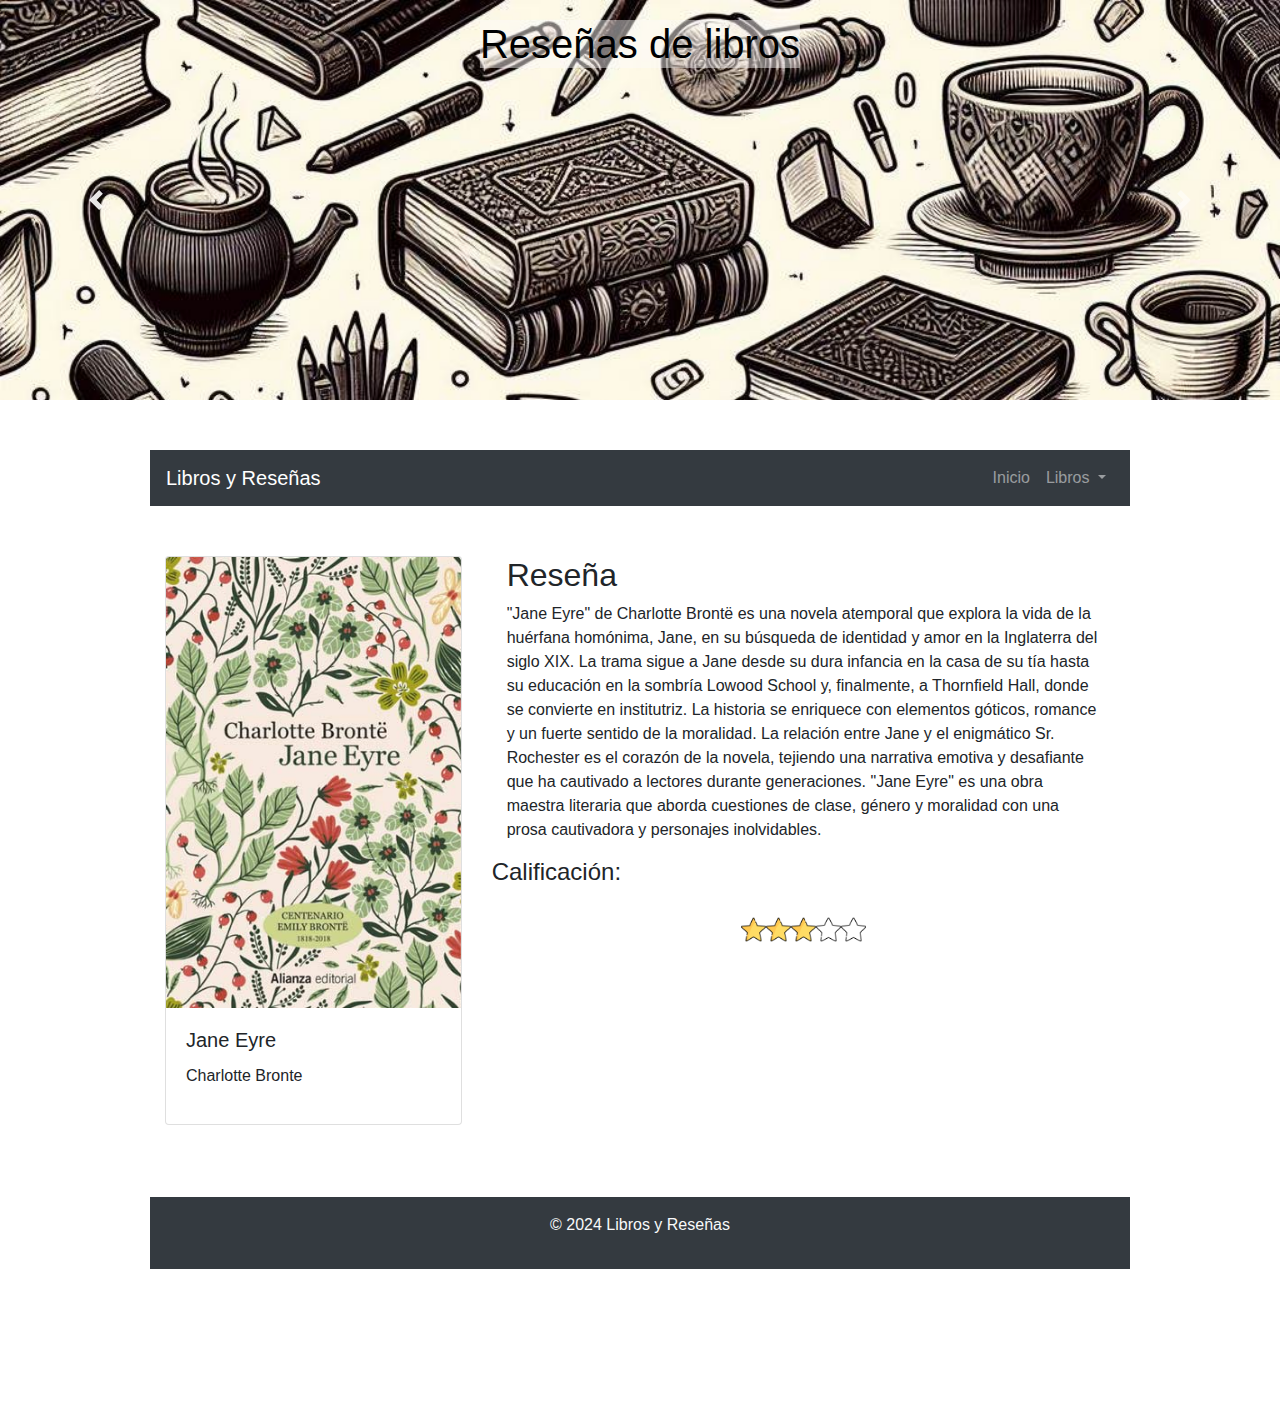
<file: libro5.html>
<!-- Contenido de pagina_libro1.html -->
<!DOCTYPE html>
<html lang="en">

<head>
    <meta charset="UTF-8">
    <meta name="viewport" content="width=device-width, initial-scale=1.0">
    <title>Juego de tronos</title>
    <link rel="stylesheet" href="https://stackpath.bootstrapcdn.com/bootstrap/4.3.1/css/bootstrap.min.css">
    <link rel="stylesheet" href="styles.css">
</head>

<body>

    <div id="carouselExampleControls" class="carousel slide" data-ride="carousel">
        <div class="carouseSl-inner">
            <div class="carousel-item active">
                <img src="imagenes/img1.jpg" class="d-block w-100" alt="...">
                <div class="carousel-caption d-none d-md-block">
                <h1>Reseñas de libros</h1>
                </div>
            </div>
            <div class="carousel-item">
                <img src="imagenes/img2.jpg" class="d-block w-100" alt="...">
                <div class="carousel-caption d-none d-md-block">
                <h1>Puntuacion de los libros</h1>
                </div>
            </div>
            <div class="carousel-item">
                <img src="imagenes/img3.jpg" class="d-block w-100" alt="...">
                <div class="carousel-caption d-none d-md-block">
                <h1>Comparte tu opinion</h1>
                </div>
            </div>
        </div>
        <a class="carousel-control-prev" href="#carouselExampleControls" role="button" data-slide="prev">
            <span class="carousel-control-prev-icon" aria-hidden="true"></span>
            <span class="sr-only">Anterior</span>
        </a>
        <a class="carousel-control-next" href="#carouselExampleControls" role="button" data-slide="next">
            <span class="carousel-control-next-icon" aria-hidden="true"></span>
            <span class="sr-only">Siguiente</span>
        </a>
    </div>
    <!-- Barra de navegación -->
    <nav class="navbar navbar-expand-lg navbar-dark bg-dark">
        <a class="navbar-brand" href="#">Libros y Reseñas</a>
        <button class="navbar-toggler" type="button" data-toggle="collapse" data-target="#navbarNav" aria-controls="navbarNav" aria-expanded="false" aria-label="Toggle navigation">
           <span class="navbar-toggler-icon"></span>
        </button>
        <div class="collapse navbar-collapse" id="navbarNav">
           <ul class="navbar-nav ml-auto">
              <li class="nav-item">
                    <a class="nav-link" href="index.html">Inicio</a>
              </li>
              <li class="nav-item dropdown">
                <a class="nav-link dropdown-toggle" href="#" id="navbarDropdown" role="button" data-toggle="dropdown" aria-haspopup="true" aria-expanded="false">
                   Libros
                </a>
                <div class="dropdown-menu" aria-labelledby="navbarDropdown">
                   <a class="dropdown-item" href="libro1.html">Juego de tronos</a>
                   <a class="dropdown-item" href="libro2.html">La brujula dorada</a>
                   <a class="dropdown-item" href="libro3.html">Harry Potter</a>
                   <a class="dropdown-item" href="libro4.html">El señor de los anillos</a>
                   <a class="dropdown-item" href="libro5.html">Jane Eyre</a>
                   <a class="dropdown-item" href="libro6.html">La ultima pregunta</a>
                </div>
             </li>
           </ul>
        </div>
    </nav>

    <!-- Contenido de la página del Libro 5 -->
    <div class="container">
        <div class="row">
            <!-- Columna para la tarjeta del libro -->
            <div class="col-lg-4 col-md-6 mb-4">
                <div class="card">
                        <img src="imagenes/JE.jpg" class="card-img-top custom-img-size" alt="Libro 1">
                        <div class="card-body">
                            <h5 class="card-title">Jane Eyre</h5>
                            <p class="card-autor">Charlotte Bronte</p>
                        </div>

                </div>
            </div>
    
            <!-- Columna para el contenedor de la reseña -->
            <div class="col-lg-8 col-md-6 mb-4">
                <div class="container">
                    <h2>Reseña</h2>
                    <p>
                        "Jane Eyre" de Charlotte Brontë es una novela atemporal que explora la vida de la huérfana homónima, Jane, 
                        en su búsqueda de identidad y amor en la Inglaterra del siglo XIX. La trama sigue a Jane desde su dura infancia en la casa de su tía hasta su educación en 
                        la sombría Lowood School y, finalmente, a Thornfield Hall, donde se convierte en institutriz. La historia se enriquece con elementos góticos, romance y un 
                        fuerte sentido de la moralidad. La relación entre Jane y el enigmático Sr. Rochester es el corazón de la novela, tejiendo una narrativa emotiva y 
                        desafiante que ha cautivado a lectores durante generaciones. "Jane Eyre" es una obra maestra literaria que aborda cuestiones de clase,
                        género y moralidad con una prosa cautivadora y personajes inolvidables.
                    </p>
                    
                </div>
            
                <div class="rating" data-book-id="5"></div>
                    <div class="rating-header">
                        <h4>Calificación:</h4>
                    </div>
                    <div class="rating" data-book-id="5">
                        <input type="radio" id="star5_book5" name="rating_book5" value="5">
                        <label for="star5_book5"></label>
                        <input type="radio" id="star4_book5" name="rating_book5" value="4">
                        <label for="star4_book5"></label>
                        <input type="radio" id="star3_book5" name="rating_book5" value="3">
                        <label for="star3_book5"></label>
                        <input type="radio" id="star2_book5" name="rating_book5" value="2">
                        <label for="star2_book5"></label>
                        <input type="radio" id="star1_book5" name="rating_book5" value="1">
                        <label for="star1_book5"></label>
                    </div>
                </div>
            </div>    
        </div>
    </div>
    

    

    <!-- Pie de página -->
    <footer class="bg-dark text-light text-center py-3 mt-5">
        <p>&copy; 2024 Libros y Reseñas</p>
    </footer>

    <!-- Scripts de Bootstrap (jQuery y Popper.js son requeridos) -->
    <script src="https://code.jquery.com/jquery-3.3.1.slim.min.js"></script>
    <script src="https://cdnjs.cloudflare.com/ajax/libs/popper.js/1.14.7/umd/popper.min.js"></script>
    <script src="https://stackpath.bootstrapcdn.com/bootstrap/4.3.1/js/bootstrap.min.js"></script>

    <script src="script.js"></script>
</body>

</html>
</file>
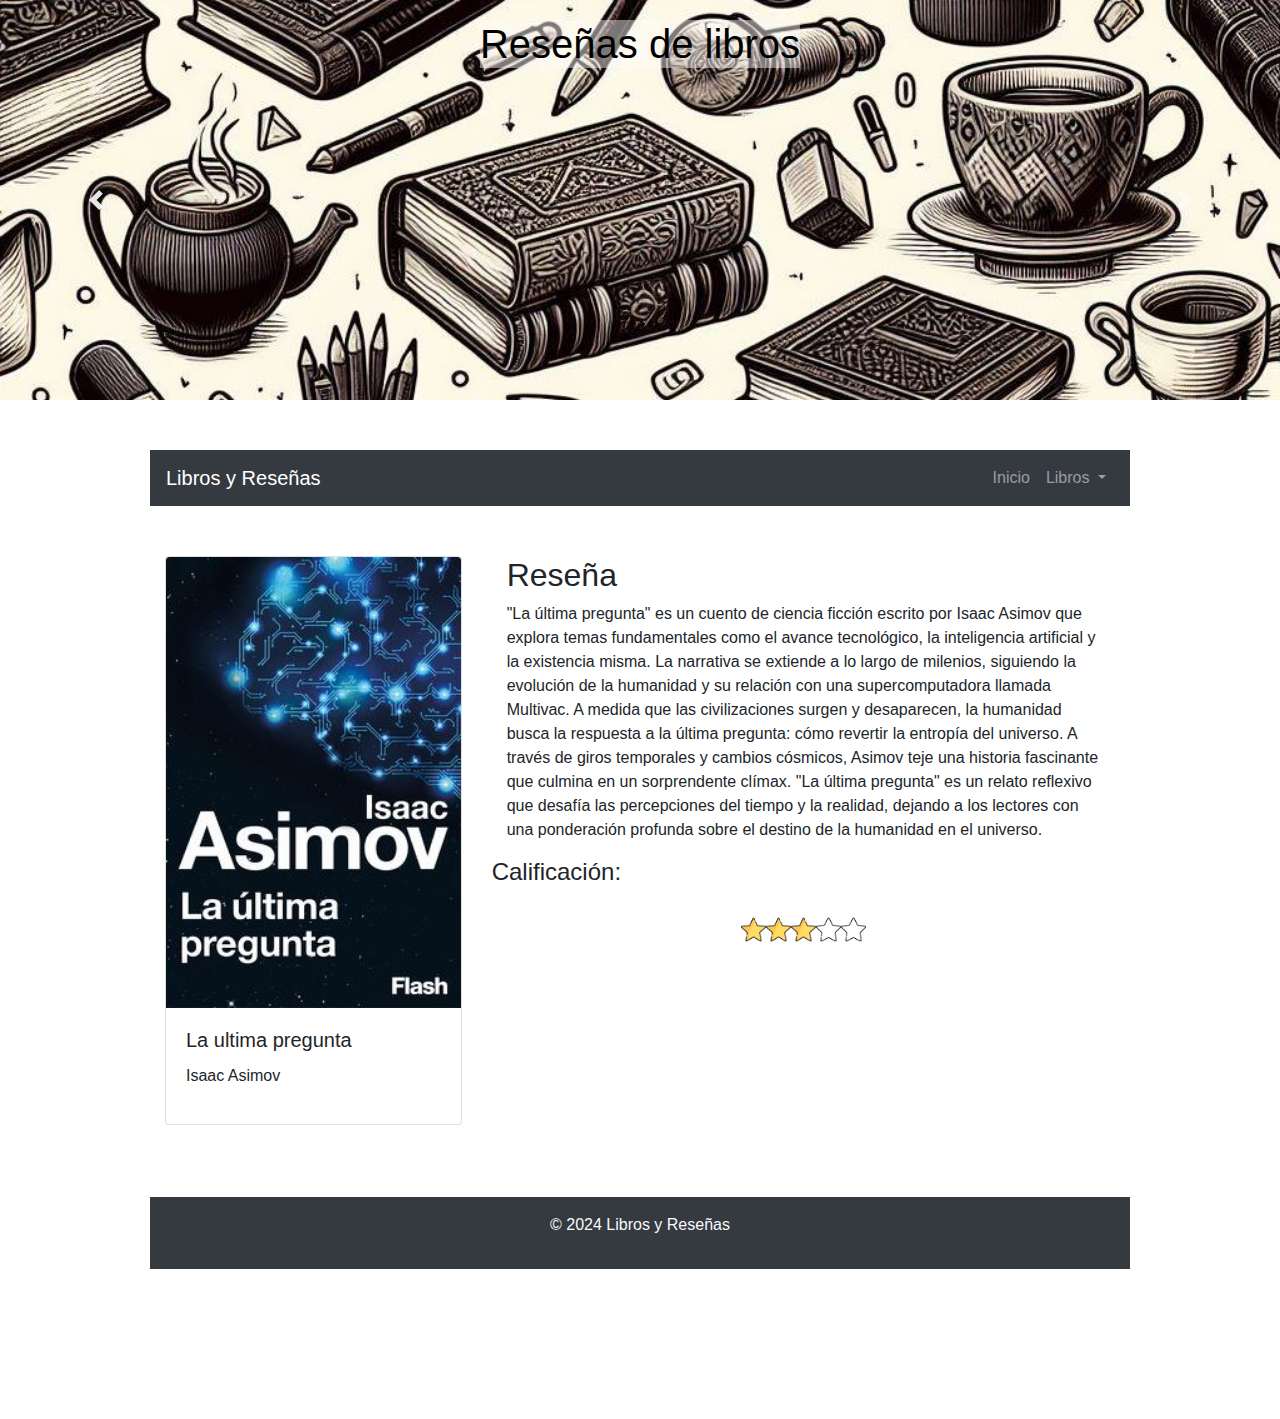
<file: libro6.html>
<!-- Contenido de pagina_libro1.html -->
<!DOCTYPE html>
<html lang="en">

<head>
    <meta charset="UTF-8">
    <meta name="viewport" content="width=device-width, initial-scale=1.0">
    <title>Juego de tronos</title>
    <link rel="stylesheet" href="https://stackpath.bootstrapcdn.com/bootstrap/4.3.1/css/bootstrap.min.css">
    <link rel="stylesheet" href="styles.css">
</head>

<body>

    <div id="carouselExampleControls" class="carousel slide" data-ride="carousel">
        <div class="carouseSl-inner">
            <div class="carousel-item active">
                <img src="imagenes/img1.jpg" class="d-block w-100" alt="...">
                <div class="carousel-caption d-none d-md-block">
                <h1>Reseñas de libros</h1>
                </div>
            </div>
            <div class="carousel-item">
                <img src="imagenes/img2.jpg" class="d-block w-100" alt="...">
                <div class="carousel-caption d-none d-md-block">
                <h1>Puntuacion de los libros</h1>
                </div>
            </div>
            <div class="carousel-item">
                <img src="img3.jpg" class="d-block w-100" alt="...">
                <div class="carousel-caption d-none d-md-block">
                <h1>Comparte tu opinion</h1>
                </div>
            </div>
        </div>
        <a class="carousel-control-prev" href="#carouselExampleControls" role="button" data-slide="prev">
            <span class="carousel-control-prev-icon" aria-hidden="true"></span>
            <span class="sr-only">Anterior</span>
        </a>
        <a class="carousel-control-next" href="#carouselExampleControls" role="button" data-slide="next">
            <span class="carousel-control-next-icon" aria-hidden="true"></span>
            <span class="sr-only">Next</span>
        </a>
    </div>

    <!-- Barra de navegación -->
    <nav class="navbar navbar-expand-lg navbar-dark bg-dark">
        <a class="navbar-brand" href="#">Libros y Reseñas</a>
        <button class="navbar-toggler" type="button" data-toggle="collapse" data-target="#navbarNav" aria-controls="navbarNav" aria-expanded="false" aria-label="Toggle navigation">
           <span class="navbar-toggler-icon"></span>
        </button>
        <div class="collapse navbar-collapse" id="navbarNav">
           <ul class="navbar-nav ml-auto">
              <li class="nav-item">
                    <a class="nav-link" href="index.html">Inicio</a>
              </li>
              <li class="nav-item dropdown">
                <a class="nav-link dropdown-toggle" href="#" id="navbarDropdown" role="button" data-toggle="dropdown" aria-haspopup="true" aria-expanded="false">
                   Libros
                </a>
                <div class="dropdown-menu" aria-labelledby="navbarDropdown">
                   <a class="dropdown-item" href="libro1.html">Juego de tronos</a>
                   <a class="dropdown-item" href="libro2.html">La brujula dorada</a>
                   <a class="dropdown-item" href="libro3.html">Harry Potter</a>
                   <a class="dropdown-item" href="libro4.html">El señor de los anillos</a>
                   <a class="dropdown-item" href="libro5.html">Jane Eyre</a>
                   <a class="dropdown-item" href="libro6.html">La ultima pregunta</a>
                </div>
             </li>
           </ul>
        </div>
    </nav>

    <!-- Contenido de la página del Libro 6 -->
    <div class="container">
        <div class="row">
            <!-- Columna para la tarjeta del libro -->
            <div class="col-lg-4 col-md-6 mb-4">
                <div class="card">
                        <img src="imagenes/LUP.jpg" class="card-img-top custom-img-size" alt="Libro 1">
                        <div class="card-body">
                            <h5 class="card-title">La ultima pregunta</h5>
                            <p class="card-autor">Isaac Asimov</p>
                        </div>

                </div>
            </div>
    
            <!-- Columna para el contenedor de la reseña -->
            <div class="col-lg-8 col-md-6 mb-4">
                <div class="container">
                    <h2>Reseña</h2>
                    <p>
                        "La última pregunta" es un cuento de ciencia ficción escrito por Isaac Asimov que explora temas fundamentales como el avance tecnológico, la inteligencia 
                        artificial y la existencia misma. La narrativa se extiende a lo largo de milenios, siguiendo la evolución de la humanidad y su relación con una supercomputadora 
                        llamada Multivac. A medida que las civilizaciones surgen y desaparecen, la humanidad busca la respuesta a la última pregunta: cómo revertir la entropía del universo. 
                        A través de giros temporales y cambios cósmicos, Asimov teje una historia fascinante que culmina en un sorprendente clímax. "La última pregunta" es un 
                        relato reflexivo que desafía las percepciones del tiempo y la realidad, dejando a los lectores con una ponderación profunda sobre el destino de la humanidad en el universo. 
                    </p>
                    
                </div>
            
                <div class="rating" data-book-id="6"></div>
                    <div class="rating-header">
                        <h4>Calificación:</h4>
                    </div>
                    <div class="rating" data-book-id="6">
                        <input type="radio" id="star5_book6" name="rating_book6" value="5">
                        <label for="star5_book6"></label>
                        <input type="radio" id="star4_book6" name="rating_book6" value="4">
                        <label for="star4_book6"></label>
                        <input type="radio" id="star3_book6" name="rating_book6" value="3">
                        <label for="star3_book6"></label>
                        <input type="radio" id="star2_book6" name="rating_book6" value="2">
                        <label for="star2_book6"></label>
                        <input type="radio" id="star1_book6" name="rating_book6" value="1">
                        <label for="star1_book6"></label>
                    </div>
                </div>
            </div>     
        </div>
    </div>
    

    

    <!-- Pie de página -->
    <footer class="bg-dark text-light text-center py-3 mt-5">
        <p>&copy; 2024 Libros y Reseñas</p>
    </footer>

    <!-- Scripts de Bootstrap (jQuery y Popper.js son requeridos) -->
    <script src="https://code.jquery.com/jquery-3.3.1.slim.min.js"></script>
    <script src="https://cdnjs.cloudflare.com/ajax/libs/popper.js/1.14.7/umd/popper.min.js"></script>
    <script src="https://stackpath.bootstrapcdn.com/bootstrap/4.3.1/js/bootstrap.min.js"></script>

    <script src="script.js"></script>
</body>

</html>
</file>
<file: styles.css>
/* styles.css */
.card {
    position: relative;
    overflow: hidden;
}

.btn-primary {
    background-color: #04bef7;
}
 
.card-text {
    position: absolute;
    bottom: 0;
    left: 0;
    width: 100%;
    transform: translateY(100%);
    transition: transform 0.3s ease;
    background-color: rgba(0, 0, 0, 0.7);
    color: #fff;
    padding: 10px;
}
 
.card:hover .card-text {
    transform: translateY(0);
}
.custom-img-size {
    width: 100%; /* Puedes ajustar el ancho según tus necesidades */
    height: auto; /* Para mantener la proporción de aspecto original */
}

/* Estilos personalizados para el carrusel */
#carouselExampleControls {
    max-width: 1800px; /* Ajusta el ancho máximo según tus necesidades */
    margin: 100 auto; /* Centra el carrusel horizontalmente */
    position: absolute;
    top: 0; /* Alinea el carrusel en la parte superior de la página */
    left: 0; /* Asegura que el carrusel comience desde la esquina izquierda */
    right: 0; /* Asegura que el carrusel termine en la esquina derecha */
    max-height: 400px; /* Ajusta la altura máxima del carrusel según tus necesidades */
    overflow: hidden; /* Oculta cualquier contenido que exceda la altura máxima */
}
 

.carousel-item img {
    max-height: 100%; /* Ajusta la altura de las imágenes dentro de cada diapositiva */
    width: auto;
    margin: auto; /* Centra la imagen en la diapositiva */
}

.carousel-caption h1 {
    position: absolute;
    top: -3000%; /* Ajusta la posición vertical según tus necesidades */
    left: 50%;
    transform: translateX(-50%); /* Centra horizontalmente el texto en relación al contenedor */
    color: #000000; /* Ajusta el color del texto según tus preferencias */
    background-color: rgba(252, 251, 251, 0.457);
}
 /* Añade un margen superior a la lista de libros */
.row {
    margin-top: 350px; /* Ajusta el margen superior */
}

body {
    margin: 150px; /* Agrega márgenes */
}

/* CSS */
.rating {
    display: flex;
    flex-direction: row-reverse;
    justify-content: center;
}
  
input[type="radio"] {
    display: none;
}
  
label {
    cursor: pointer;
    width: 25px;
    height: 25px;
    background-image: url('imagenes/emptyStar.png'); /* Imagen de estrella vacía */
    background-size: cover;
}
  
input[type="radio"]:checked ~ label {
    background-image: url('imagenes/fullStar.png'); /* Imagen de estrella llena */
}

/* Estilos para la navbar */
.navbar {
    
    top: 300px; /* Ajusta según tu preferencia */
    left: 0;
    width: 100%;
    z-index: 1000;
}


.rating-header {
    margin-bottom: 30px;
    
}
</file>
